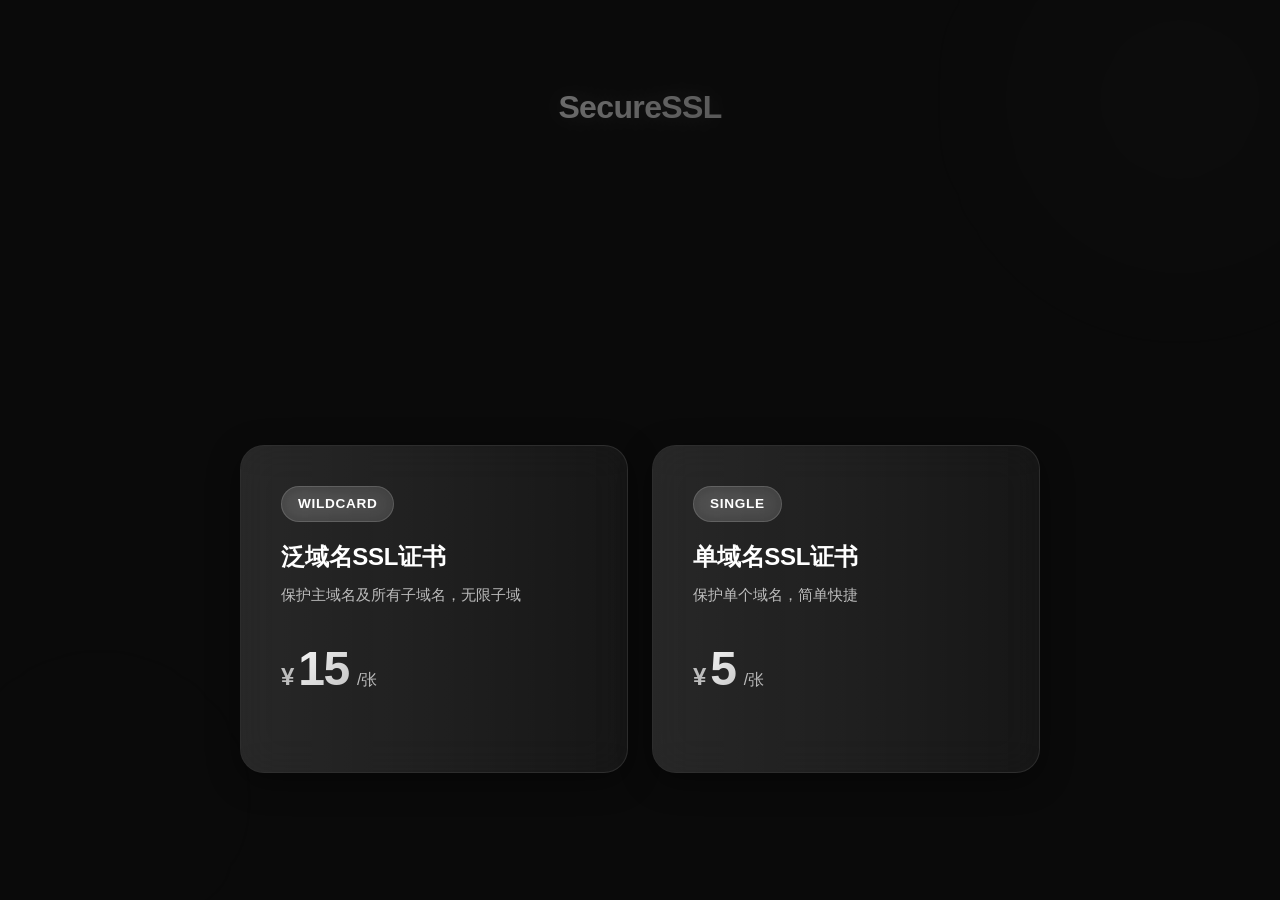
<file: index.html>
<!DOCTYPE html>
<html lang="zh-CN">
<head>
  <meta charset="UTF-8">
  <meta name="viewport" content="width=device-width, initial-scale=1.0">
  <meta name="description" content="专业的SSL证书申请平台，提供泛域名和单域名SSL证书申请服务">
  <title>SecureSSL - 专业SSL证书申请平台</title>
  
  <link rel="stylesheet" href="css/index.css">
</head>
<body>
  <div class="container">
    
    <header class="header">
      <div class="logo">
        <span class="logo-text">SecureSSL</span>
      </div>
    </header>

    <main class="main-content">
      
      <section class="search-section">
        <div class="search-box glass">
          <input 
            type="text" 
            class="search-input" 
            id="domainInput"
            placeholder="输入您的域名..."
            aria-label="域名搜索"
          >
          <button class="search-btn" id="searchBtn">
            <svg class="search-icon" viewBox="0 0 24 24" fill="none" stroke="currentColor" stroke-width="2" stroke-linecap="round" stroke-linejoin="round">
              <circle cx="11" cy="11" r="8"></circle>
              <path d="m21 21-4.35-4.35"></path>
            </svg>
          </button>
        </div>
      </section>

      <section class="pricing-section">
        
        <article class="price-card glass liquid-shine">
          <div class="card-badge">Wildcard</div>
          <h3 class="card-title">泛域名SSL证书</h3>
          <p class="card-description">保护主域名及所有子域名，无限子域</p>
          <div class="card-price">
            <span class="price-symbol">¥</span>
            <span class="price-value">15</span>
            <span class="price-unit">/张</span>
          </div>
        </article>

        <article class="price-card glass liquid-shine">
          <div class="card-badge">Single</div>
          <h3 class="card-title">单域名SSL证书</h3>
          <p class="card-description">保护单个域名，简单快捷</p>
          <div class="card-price">
            <span class="price-symbol">¥</span>
            <span class="price-value">5</span>
            <span class="price-unit">/张</span>
          </div>
        </article>

      </section>
    </main>

    <div class="bg-decoration">
      <div class="glow glow-1"></div>
      <div class="glow glow-2"></div>
      <div class="glow glow-3"></div>
    </div>

  </div>

  <script src="https://cdnjs.cloudflare.com/ajax/libs/gsap/3.12.5/gsap.min.js"></script>
  <script src="js/main.js"></script>
</body>
</html>
</file>
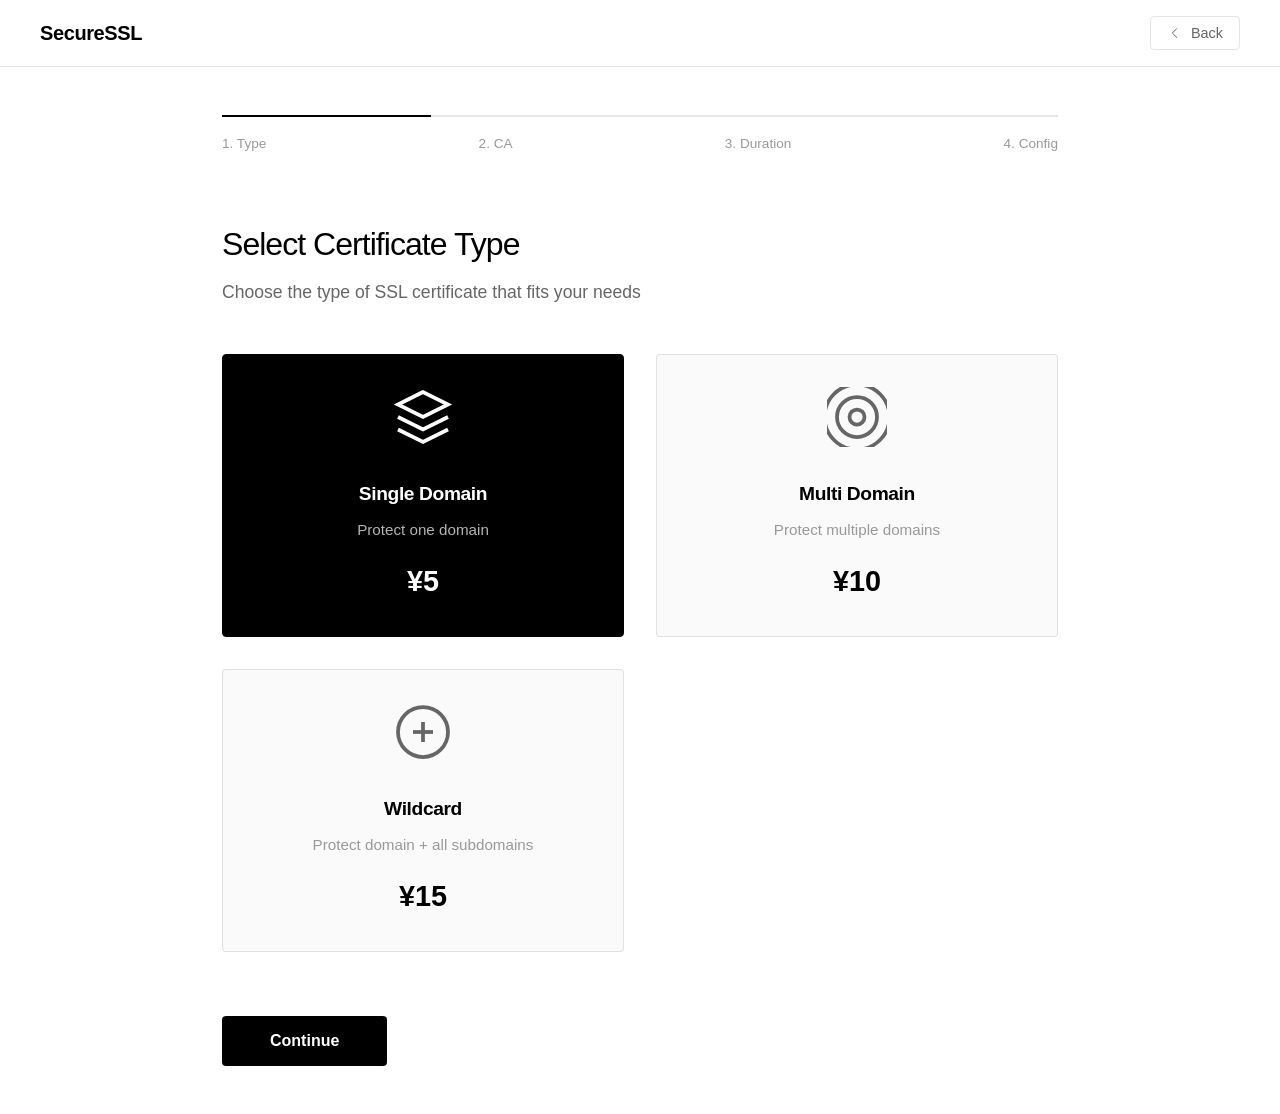
<file: apply.html>
<!DOCTYPE html>
<html lang="zh-CN">
<head>
  <meta charset="UTF-8">
  <meta name="viewport" content="width=device-width, initial-scale=1.0">
  <title>SSL Certificate Application - SecureSSL</title>
  
  <link rel="stylesheet" href="css/apply.css">
</head>
<body>
  <div class="apply-container">
    
    <header class="apply-header">
      <div class="header-content">
        <div class="logo" onclick="goBack()">
          <span class="logo-text">SecureSSL</span>
        </div>
        <button class="back-btn" onclick="goBack()">
          <svg viewBox="0 0 24 24" fill="none" stroke="currentColor" stroke-width="1.5">
            <path d="M15 19l-7-7 7-7"/>
          </svg>
          Back
        </button>
      </div>
    </header>

    <main class="apply-main">
      
      <div class="progress-bar">
        <div class="progress-track">
          <div class="progress-fill" id="progressFill"></div>
        </div>
        <div class="progress-labels">
          <span>1. Type</span>
          <span>2. CA</span>
          <span>3. Duration</span>
          <span>4. Config</span>
        </div>
      </div>

      <section class="step-section active" id="step1">
        <h1 class="section-heading">Select Certificate Type</h1>
        <p class="section-subtitle">Choose the type of SSL certificate that fits your needs</p>
        
        <div class="card-grid">
          <label class="card-option">
            <input type="radio" name="certType" value="single" checked>
            <div class="card">
              <div class="card-icon">
                <svg viewBox="0 0 24 24" fill="none" stroke="currentColor" stroke-width="1.5">
                  <path d="M12 2L2 7l10 5 10-5-10-5z"/>
                  <path d="M2 17l10 5 10-5"/>
                  <path d="M2 12l10 5 10-5"/>
                </svg>
              </div>
              <div class="card-content">
                <h3>Single Domain</h3>
                <p>Protect one domain</p>
                <span class="card-price">¥5</span>
              </div>
            </div>
          </label>

          <label class="card-option">
            <input type="radio" name="certType" value="multi">
            <div class="card">
              <div class="card-icon">
                <svg viewBox="0 0 24 24" fill="none" stroke="currentColor" stroke-width="1.5">
                  <circle cx="12" cy="12" r="3"/>
                  <circle cx="12" cy="12" r="8"/>
                  <circle cx="12" cy="12" r="13"/>
                </svg>
              </div>
              <div class="card-content">
                <h3>Multi Domain</h3>
                <p>Protect multiple domains</p>
                <span class="card-price">¥10</span>
              </div>
            </div>
          </label>

          <label class="card-option">
            <input type="radio" name="certType" value="wildcard">
            <div class="card">
              <div class="card-icon">
                <svg viewBox="0 0 24 24" fill="none" stroke="currentColor" stroke-width="1.5">
                  <circle cx="12" cy="12" r="10"/>
                  <path d="M8 12h8"/>
                  <path d="M12 8v8"/>
                </svg>
              </div>
              <div class="card-content">
                <h3>Wildcard</h3>
                <p>Protect domain + all subdomains</p>
                <span class="card-price">¥15</span>
              </div>
            </div>
          </label>
        </div>

        <button class="btn-primary" id="btnStep1">Continue</button>
      </section>

      <section class="step-section" id="step2">
        <h1 class="section-heading">Select Certificate Authority</h1>
        <p class="section-subtitle">Choose your preferred CA provider</p>
        
        <div class="card-grid">
          <label class="card-option">
            <input type="radio" name="ca" value="google" checked>
            <div class="card">
              <div class="card-icon google">
                <svg viewBox="0 0 24 24" fill="currentColor">
                  <path d="M22.56 12.25c0-.78-.07-1.53-.2-2.25H12v4.26h5.92c-.26 1.37-1.04 2.53-2.21 3.31v2.77h3.57c2.08-1.92 3.28-4.74 3.28-8.09z"/>
                  <path d="M12 23c2.97 0 5.46-.98 7.28-2.66l-3.57-2.77c-.98.66-2.23 1.06-3.71 1.06-2.86 0-5.29-1.93-6.16-4.53H2.18v2.84C3.99 20.53 7.7 23 12 23z"/>
                  <path d="M5.84 14.09c-.22-.66-.35-1.36-.35-2.09s.13-1.43.35-2.09V7.07H2.18C1.43 8.55 1 10.22 1 12s.43 3.45 1.18 4.93l2.85-2.22.81-.62z"/>
                  <path d="M12 5.38c1.62 0 3.06.56 4.21 1.64l3.15-3.15C17.45 2.09 14.97 1 12 1 7.7 1 3.99 3.47 2.18 7.07l3.66 2.84c.87-2.6 3.3-4.53 6.16-4.53z"/>
                </svg>
              </div>
              <div class="card-content">
                <h3>Google Trust</h3>
                <p>Trusted by millions</p>
              </div>
            </div>
          </label>

          <label class="card-option">
            <input type="radio" name="ca" value="zerossl">
            <div class="card">
              <div class="card-icon zerossl">
                <svg viewBox="0 0 24 24" fill="none" stroke="currentColor" stroke-width="1.5">
                  <circle cx="12" cy="12" r="10"/>
                  <path d="M8 15s1.5-2 4-2 4 2 4 2"/>
                  <path d="M9 9h.01"/>
                  <path d="M15 9h.01"/>
                </svg>
              </div>
              <div class="card-content">
                <h3>ZeroSSL</h3>
                <p>Simple & reliable</p>
              </div>
            </div>
          </label>
        </div>

        <div class="btn-group">
          <button class="btn-secondary" id="btnBack2">Back</button>
          <button class="btn-primary" id="btnStep2">Continue</button>
        </div>
      </section>

      <section class="step-section" id="step3">
        <h1 class="section-heading">Select Duration</h1>
        <p class="section-subtitle">Choose certificate validity period</p>
        
        <div class="card-grid">
          <label class="card-option">
            <input type="radio" name="duration" value="90" checked>
            <div class="card">
              <div class="card-content">
                <span class="duration-number">90</span>
                <h3>Days</h3>
                <p>Standard validity</p>
                <span class="duration-multiplier">1x Price</span>
              </div>
            </div>
          </label>

          <label class="card-option">
            <input type="radio" name="duration" value="180">
            <div class="card">
              <div class="card-content">
                <span class="duration-number">180</span>
                <h3>Days</h3>
                <p>6 months</p>
                <span class="duration-multiplier">1.5x Price</span>
              </div>
            </div>
          </label>

          <label class="card-option">
            <input type="radio" name="duration" value="365">
            <div class="card">
              <div class="card-content">
                <span class="duration-number">365</span>
                <h3>Days</h3>
                <p>1 year</p>
                <span class="duration-multiplier">2x Price</span>
              </div>
            </div>
          </label>
        </div>

        <div class="btn-group">
          <button class="btn-secondary" id="btnBack3">Back</button>
          <button class="btn-primary" id="btnStep3">Continue</button>
        </div>
      </section>

      <section class="step-section" id="step4">
        <h1 class="section-heading">Advanced Configuration</h1>
        <p class="section-subtitle">Configure additional options</p>
        
        <div class="form-section">
          <h2 class="form-heading">CSR Generation</h2>
          <div class="radio-group">
            <label class="radio-option">
              <input type="radio" name="csrType" value="auto" checked>
              <span class="radio-dot"></span>
              <span class="radio-text">Auto-generate CSR</span>
            </label>
            <label class="radio-option">
              <input type="radio" name="csrType" value="manual">
              <span class="radio-dot"></span>
              <span class="radio-text">Provide your own CSR</span>
            </label>
          </div>
        </div>

        <div class="form-section" id="autoCsrForm">
          <h2 class="form-heading">Organization Information</h2>
          <div class="input-grid">
            <div class="input-field">
              <label>Country (C)</label>
              <input type="text" id="country" placeholder="CN" value="CN">
            </div>
            <div class="input-field">
              <label>State (ST)</label>
              <input type="text" id="state" placeholder="Beijing">
            </div>
            <div class="input-field">
              <label>City (L)</label>
              <input type="text" id="city" placeholder="Beijing">
            </div>
            <div class="input-field">
              <label>Organization (O)</label>
              <input type="text" id="organization" placeholder="Your Company">
            </div>
            <div class="input-field">
              <label>Organizational Unit (OU)</label>
              <input type="text" id="orgUnit" placeholder="IT Department">
            </div>
            <div class="input-field">
              <label>Email</label>
              <input type="email" id="email" placeholder="admin@example.com">
            </div>
          </div>
        </div>

        <div class="form-section hidden" id="manualCsrForm">
          <h2 class="form-heading">CSR Content</h2>
          <textarea id="csrContent" placeholder="-----BEGIN CERTIFICATE REQUEST-----&#10;...&#10;-----END CERTIFICATE REQUEST-----"></textarea>
        </div>

        <div class="form-section">
          <h2 class="form-heading">Additional Options</h2>
          <div class="checkbox-grid">
            <label class="checkbox-option">
              <input type="checkbox" id="ecc" checked>
              <span class="checkbox-box"></span>
              <span class="checkbox-text">ECC Algorithm (ECDSA)</span>
              <span class="checkbox-price">+¥2</span>
            </label>
            <label class="checkbox-option">
              <input type="checkbox" id="wwwSubdomain">
              <span class="checkbox-box"></span>
              <span class="checkbox-text">Include www subdomain</span>
              <span class="checkbox-price">+¥1</span>
            </label>
            <label class="checkbox-option">
              <input type="checkbox" id="autoRenew">
              <span class="checkbox-box"></span>
              <span class="checkbox-text">Auto-renewal</span>
              <span class="checkbox-price">+¥3/year</span>
            </label>
            <label class="checkbox-option">
              <input type="checkbox" id="ocsp">
              <span class="checkbox-box"></span>
              <span class="checkbox-text">OCSP Stapling</span>
              <span class="checkbox-price">+¥1</span>
            </label>
          </div>
        </div>

        <div class="summary-card">
          <h2 class="form-heading">Order Summary</h2>
          <div class="summary-row">
            <span>Certificate Type</span>
            <span id="sumType">Single Domain</span>
          </div>
          <div class="summary-row">
            <span>CA Provider</span>
            <span id="sumCA">Google Trust</span>
          </div>
          <div class="summary-row">
            <span>Duration</span>
            <span id="sumDuration">90 Days</span>
          </div>
          <div class="summary-row total">
            <span>Total</span>
            <span id="sumTotal">¥5</span>
          </div>
        </div>

        <div class="btn-group">
          <button class="btn-secondary" id="btnBack4">Back</button>
          <button class="btn-primary" id="btnSubmit">Submit Application</button>
        </div>
      </section>
    </main>
  </div>

  <script src="js/apply.js"></script>
</body>
</html>
</file>
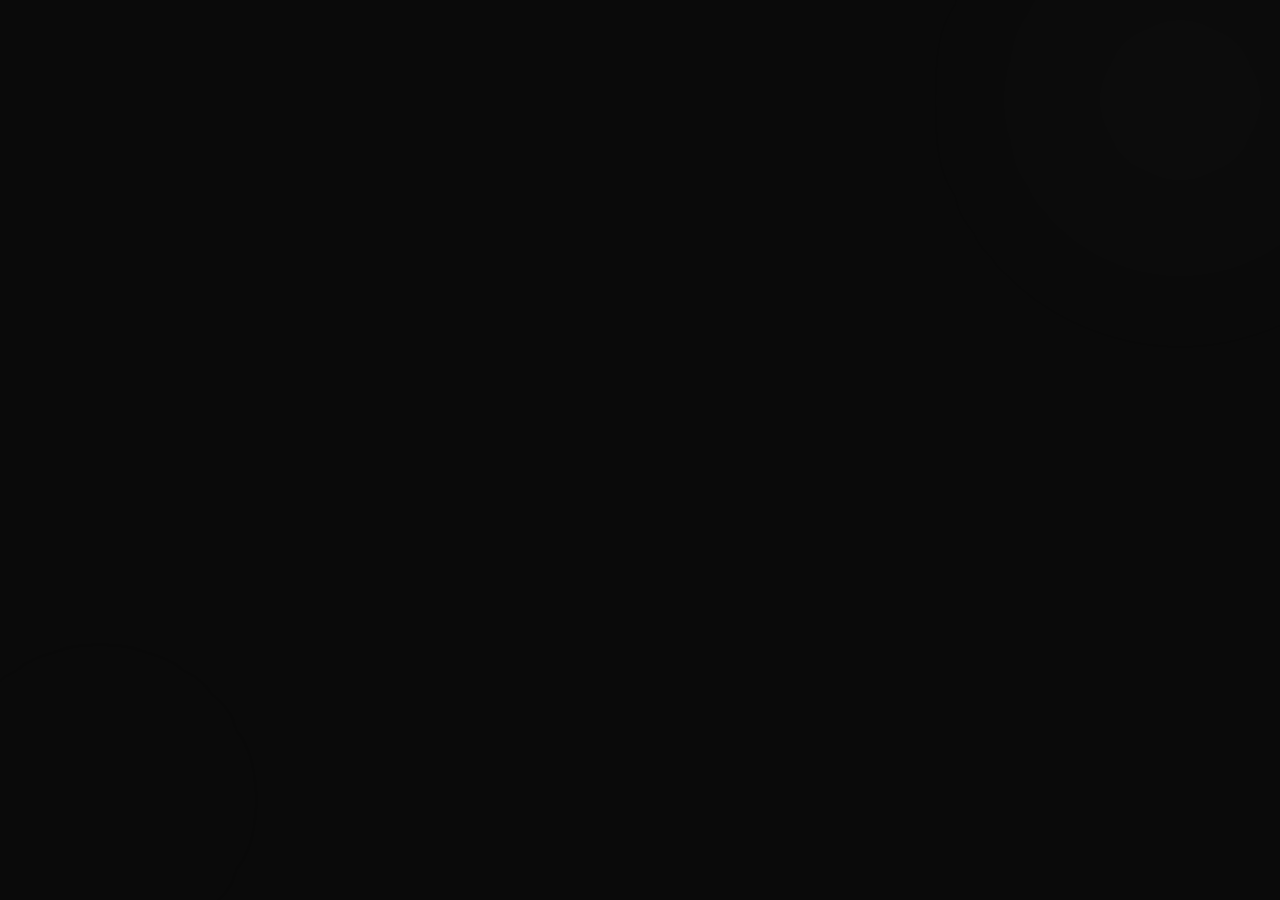
<file: success.html>
<!DOCTYPE html>
<html lang="zh-CN">
<head>
  <meta charset="UTF-8">
  <meta name="viewport" content="width=device-width, initial-scale=1.0">
  <title>申请成功 - SecureSSL</title>
  
  <link rel="stylesheet" href="css/success.css">
</head>
<body>
  <div class="success-container">
    
    <div class="success-content">
      <div class="success-icon">
        <svg viewBox="0 0 100 100" fill="none">
          <circle cx="50" cy="50" r="45" stroke="rgba(255,255,255,0.2)" stroke-width="2"/>
          <path d="M30 50L45 65L70 35" stroke="#ffffff" stroke-width="4" stroke-linecap="round" stroke-linejoin="round"/>
        </svg>
      </div>
      
      <h1 class="success-title">申请提交成功</h1>
      <p class="success-desc">您的SSL证书申请已成功提交，我们将在1-3个工作日内完成审核</p>
      
      <div class="success-info">
        <div class="info-item">
          <span class="info-label">订单编号</span>
          <span class="info-value">SSL-2024-0001</span>
        </div>
        <div class="info-item">
          <span class="info-label">申请时间</span>
          <span class="info-value">2024-01-15 14:30:00</span>
        </div>
      </div>
      
      <div class="success-actions">
        <button class="action-btn primary" onclick="goToHome()">返回首页</button>
        <button class="action-btn secondary" onclick="viewOrder()">查看订单</button>
      </div>
    </div>

    <div class="bg-decoration">
      <div class="glow glow-1"></div>
      <div class="glow glow-2"></div>
      <div class="glow glow-3"></div>
    </div>
  </div>

  <script src="https://cdnjs.cloudflare.com/ajax/libs/gsap/3.12.5/gsap.min.js"></script>
  <script>
    function initGSAPAnimations() {
      const successContent = document.querySelector('.success-content');
      const successIcon = document.querySelector('.success-icon');
      const successTitle = document.querySelector('.success-title');
      const successDesc = document.querySelector('.success-desc');
      const successInfo = document.querySelector('.success-info');
      const successActions = document.querySelector('.success-actions');
      const glowElements = document.querySelectorAll('.glow');

      gsap.set(successContent, { opacity: 0, scale: 0.9 });
      gsap.set(successIcon, { opacity: 0, scale: 0 });
      gsap.set(successTitle, { opacity: 0, y: 20 });
      gsap.set(successDesc, { opacity: 0, y: 20 });
      gsap.set(successInfo, { opacity: 0, y: 20 });
      gsap.set(successActions, { opacity: 0, y: 20 });
      gsap.set(glowElements, { scale: 0, opacity: 0 });

      const tl = gsap.timeline({ defaults: { ease: 'power3.out' } });

      tl.to(glowElements, {
        scale: 1,
        opacity: 0.3,
        duration: 2,
        stagger: 0.3
      })
      .to(successIcon, {
        opacity: 1,
        scale: 1,
        duration: 0.8,
        ease: 'back.out(1.7)'
      }, '-=1.5')
      .to(successTitle, {
        opacity: 1,
        y: 0,
        duration: 0.6
      }, '-=0.4')
      .to(successDesc, {
        opacity: 1,
        y: 0,
        duration: 0.6
      }, '-=0.2')
      .to(successInfo, {
        opacity: 1,
        y: 0,
        duration: 0.6
      }, '-=0.2')
      .to(successActions, {
        opacity: 1,
        y: 0,
        duration: 0.6
      }, '-=0.2');

      gsap.to(successIcon, {
        scale: 1.05,
        duration: 1,
        repeat: -1,
        yoyo: true,
        ease: 'sine.inOut'
      });
    }

    function goToHome() {
      window.location.href = 'index.html';
    }

    function viewOrder() {
      alert('订单详情功能即将上线');
    }

    document.addEventListener('DOMContentLoaded', initGSAPAnimations);
  </script>
</body>
</html>
</file>
<file: css/index.css>
:root {
  --bg-primary: #0a0a0a;
  --bg-secondary: #111111;
  --text-primary: #ffffff;
  --text-secondary: rgba(255, 255, 255, 0.7);
  --glass-bg: rgba(255, 255, 255, 0.05);
  --glass-bg-hover: rgba(255, 255, 255, 0.1);
  --glass-border: rgba(255, 255, 255, 0.1);
  --glass-border-hover: rgba(255, 255, 255, 0.2);
  
  --radius-sm: 12px;
  --radius-md: 20px;
  --radius-lg: 24px;
  --radius-xl: 30px;
  
  --space-xs: 8px;
  --space-sm: 16px;
  --space-md: 24px;
  --space-lg: 40px;
  --space-xl: 60px;
  
  --shadow-glass: 0 8px 32px rgba(0, 0, 0, 0.4);
  --shadow-glow: 0 0 60px rgba(255, 255, 255, 0.05);
  
  --transition-fast: 0.2s ease;
  --transition-normal: 0.3s ease;
  --transition-slow: 0.5s ease;
}

* {
  margin: 0;
  padding: 0;
  box-sizing: border-box;
}

html {
  font-size: 16px;
  -webkit-font-smoothing: antialiased;
  -moz-osx-font-smoothing: grayscale;
}

body {
  font-family: -apple-system, BlinkMacSystemFont, 'Segoe UI', 'PingFang SC', 'Hiragino Sans GB', 'Microsoft YaHei', sans-serif;
  background: var(--bg-primary);
  color: var(--text-primary);
  line-height: 1.6;
  min-height: 100vh;
  overflow-x: hidden;
}

.container {
  max-width: 1200px;
  margin: 0 auto;
  padding: var(--space-lg);
  min-height: 100vh;
  display: flex;
  flex-direction: column;
  position: relative;
}

.header {
  display: flex;
  justify-content: center;
  align-items: center;
  padding: var(--space-xl) 0;
}

.logo {
  display: flex;
  align-items: center;
  gap: var(--space-sm);
  cursor: pointer;
}

.logo-text {
  font-size: 2rem;
  font-weight: 700;
  letter-spacing: -0.02em;
  background: linear-gradient(135deg, #ffffff 0%, rgba(255, 255, 255, 0.8) 100%);
  -webkit-background-clip: text;
  -webkit-text-fill-color: transparent;
  background-clip: text;
  text-shadow: 0 0 30px rgba(255, 255, 255, 0.3);
}

.main-content {
  flex: 1;
  display: flex;
  flex-direction: column;
  align-items: center;
  justify-content: center;
  gap: var(--space-xl);
  position: relative;
  z-index: 1;
}

.search-section {
  width: 100%;
  max-width: 600px;
}

.search-box {
  position: relative;
  display: flex;
  align-items: center;
  padding: var(--space-sm) var(--space-md);
  background: var(--glass-bg);
  backdrop-filter: blur(20px);
  -webkit-backdrop-filter: blur(20px);
  border: 1px solid var(--glass-border);
  border-radius: var(--radius-xl);
  box-shadow: var(--shadow-glass);
  overflow: hidden;
}

.search-box::before {
  content: '';
  position: absolute;
  top: 0;
  left: 0;
  right: 0;
  bottom: 0;
  background: linear-gradient(135deg, rgba(255, 255, 255, 0.1) 0%, transparent 50%);
  opacity: 0;
  transition: opacity var(--transition-normal);
  pointer-events: none;
}

.search-box:hover::before,
.search-box:focus-within::before {
  opacity: 1;
}

.search-box:focus-within {
  border-color: var(--glass-border-hover);
  box-shadow: var(--shadow-glass), 0 0 0 2px rgba(255, 255, 255, 0.1), 0 0 40px rgba(255, 255, 255, 0.05);
}

.search-input {
  flex: 1;
  background: transparent;
  border: none;
  outline: none;
  color: var(--text-primary);
  font-size: 1.1rem;
  padding: var(--space-sm) 0;
  caret-color: var(--text-primary);
}

.search-input::placeholder {
  color: var(--text-secondary);
  opacity: 0.7;
}

.search-btn {
  display: flex;
  align-items: center;
  justify-content: center;
  width: 40px;
  height: 40px;
  background: transparent;
  border: none;
  color: var(--text-secondary);
  cursor: pointer;
  transition: all var(--transition-fast);
  padding: 0;
}

.search-btn:hover {
  color: var(--text-primary);
}

.search-icon {
  width: 20px;
  height: 20px;
}

.pricing-section {
  display: grid;
  grid-template-columns: repeat(2, 1fr);
  gap: var(--space-md);
  width: 100%;
  max-width: 800px;
}

.price-card {
  position: relative;
  padding: var(--space-lg);
  background: var(--glass-bg);
  backdrop-filter: blur(20px);
  -webkit-backdrop-filter: blur(20px);
  border: 1px solid var(--glass-border);
  border-radius: var(--radius-lg);
  box-shadow: var(--shadow-glass);
  cursor: pointer;
  overflow: hidden;
  animation: fadeInUp 0.6s ease-out forwards;
  opacity: 0;
}

.price-card:nth-child(1) {
  animation-delay: 0.5s;
}

.price-card:nth-child(2) {
  animation-delay: 0.7s;
}

@keyframes fadeInUp {
  from {
    opacity: 0;
    transform: translateY(30px);
  }
  to {
    opacity: 1;
    transform: translateY(0);
  }
}

.price-card::before {
  content: '';
  position: absolute;
  top: 0;
  left: -100%;
  width: 200%;
  height: 100%;
  background: linear-gradient(90deg, transparent, rgba(255, 255, 255, 0.08), transparent);
  transition: left 0.6s ease;
  pointer-events: none;
}

.price-card:hover::before {
  left: 100%;
}

.price-card:hover {
  border-color: var(--glass-border-hover);
  box-shadow: var(--shadow-glass), 0 20px 40px rgba(0, 0, 0, 0.3), 0 0 60px rgba(255, 255, 255, 0.05);
}

.card-badge {
  display: inline-block;
  padding: 6px 16px;
  background: rgba(255, 255, 255, 0.1);
  border: 1px solid rgba(255, 255, 255, 0.15);
  border-radius: var(--radius-md);
  font-size: 0.85rem;
  font-weight: 600;
  letter-spacing: 0.05em;
  text-transform: uppercase;
  margin-bottom: var(--space-sm);
  backdrop-filter: blur(10px);
  -webkit-backdrop-filter: blur(10px);
}

.card-title {
  font-size: 1.5rem;
  font-weight: 700;
  margin-bottom: var(--space-xs);
  letter-spacing: -0.01em;
}

.card-description {
  font-size: 0.95rem;
  color: var(--text-secondary);
  margin-bottom: var(--space-md);
  line-height: 1.5;
}

.card-price {
  display: flex;
  align-items: baseline;
  gap: 4px;
  margin-bottom: var(--space-md);
}

.price-symbol {
  font-size: 1.5rem;
  font-weight: 600;
  color: var(--text-secondary);
}

.price-value {
  font-size: 3rem;
  font-weight: 800;
  letter-spacing: -0.03em;
  background: linear-gradient(135deg, #ffffff 0%, rgba(255, 255, 255, 0.7) 100%);
  -webkit-background-clip: text;
  -webkit-text-fill-color: transparent;
  background-clip: text;
}

.price-unit {
  font-size: 1rem;
  color: var(--text-secondary);
  margin-left: 4px;
}

.card-button {
  width: 100%;
  padding: var(--space-sm) var(--space-md);
  background: rgba(255, 255, 255, 0.1);
  border: 1px solid rgba(255, 255, 255, 0.15);
  border-radius: var(--radius-md);
  color: var(--text-primary);
  font-size: 1rem;
  font-weight: 600;
  cursor: pointer;
  backdrop-filter: blur(10px);
  -webkit-backdrop-filter: blur(10px);
}

.card-button:hover {
  background: rgba(255, 255, 255, 0.15);
  border-color: rgba(255, 255, 255, 0.2);
}

.bg-decoration {
  position: fixed;
  top: 0;
  left: 0;
  width: 100%;
  height: 100%;
  pointer-events: none;
  z-index: 0;
  overflow: hidden;
}

.glow {
  position: absolute;
  border-radius: 50%;
  filter: blur(100px);
  opacity: 0.3;
}

.glow-1 {
  width: 600px;
  height: 600px;
  background: radial-gradient(circle, rgba(255, 255, 255, 0.08) 0%, transparent 70%);
  top: -200px;
  right: -200px;
}

.glow-2 {
  width: 500px;
  height: 500px;
  background: radial-gradient(circle, rgba(255, 255, 255, 0.05) 0%, transparent 70%);
  bottom: -150px;
  left: -150px;
}

.glow-3 {
  width: 400px;
  height: 400px;
  background: radial-gradient(circle, rgba(255, 255, 255, 0.03) 0%, transparent 70%);
  top: 50%;
  left: 50%;
}

.notification {
  position: fixed;
  top: 20px;
  right: 20px;
  padding: 16px 24px;
  background: rgba(255, 255, 255, 0.1);
  backdrop-filter: blur(20px);
  -webkit-backdrop-filter: blur(20px);
  border: 1px solid rgba(255, 255, 255, 0.15);
  border-radius: 12px;
  color: #ffffff;
  font-size: 14px;
  z-index: 1000;
  box-shadow: 0 8px 32px rgba(0, 0, 0, 0.3);
  max-width: 300px;
}

.notification-info {
  border-left: 3px solid rgba(100, 181, 246, 1);
}

.notification-success {
  border-left: 3px solid rgba(129, 199, 132, 1);
}

.notification-warning {
  border-left: 3px solid rgba(255, 213, 79, 1);
}

.notification-error {
  border-left: 3px solid rgba(239, 83, 80, 1);
}

@media (max-width: 768px) {
  .container {
    padding: var(--space-md);
  }
  
  .header {
    padding: var(--space-lg) 0;
  }
  
  .logo-text {
    font-size: 1.5rem;
  }
  
  .main-content {
    gap: var(--space-lg);
  }
  
  .pricing-section {
    grid-template-columns: 1fr;
    gap: var(--space-md);
  }
  
  .price-card {
    padding: var(--space-md);
  }
  
  .price-value {
    font-size: 2.5rem;
  }
  
  .card-title {
    font-size: 1.25rem;
  }
  
  .search-input {
    font-size: 1rem;
  }
}

@media (max-width: 480px) {
  .logo-text {
    font-size: 1.3rem;
  }
  
  .price-value {
    font-size: 2rem;
  }
  
  .card-button {
    padding: var(--space-xs) var(--space-sm);
    font-size: 0.95rem;
  }
}
</file>
<file: css/apply.css>
:root {
  --color-primary: #000000;
  --color-secondary: #ffffff;
  --color-accent: #007bff;
  --color-accent-hover: #0056b3;
  --color-border: rgba(0, 0, 0, 0.1);
  --color-border-hover: rgba(0, 0, 0, 0.2);
  --color-text-primary: #000000;
  --color-text-secondary: #666666;
  --color-text-muted: #999999;
  --color-card-bg: #fafafa;
  --color-card-hover: #f5f5f5;
  
  --spacing-xs: 0.5rem;
  --spacing-sm: 1rem;
  --spacing-md: 2rem;
  --spacing-lg: 3rem;
  --spacing-xl: 4rem;
  
  --font-sans: 'Helvetica Neue', Helvetica, Arial, sans-serif;
  
  --transition-fast: 0.2s ease;
  --transition-normal: 0.3s ease;
  --transition-slow: 0.5s ease;
}

* {
  margin: 0;
  padding: 0;
  box-sizing: border-box;
}

html {
  scroll-behavior: smooth;
}

body {
  font-family: var(--font-sans);
  background-color: var(--color-secondary);
  color: var(--color-text-primary);
  line-height: 1.6;
  min-height: 100vh;
}

.apply-container {
  min-height: 100vh;
  display: flex;
  flex-direction: column;
}

.apply-header {
  padding: var(--spacing-sm) var(--spacing-md);
  border-bottom: 1px solid var(--color-border);
  background-color: var(--color-secondary);
  position: sticky;
  top: 0;
  z-index: 100;
}

.header-content {
  max-width: 1200px;
  margin: 0 auto;
  display: flex;
  justify-content: space-between;
  align-items: center;
}

.logo {
  cursor: pointer;
}

.logo-text {
  font-size: 1.25rem;
  font-weight: 700;
  letter-spacing: -0.02em;
}

.back-btn {
  display: flex;
  align-items: center;
  gap: var(--spacing-xs);
  padding: var(--spacing-xs) var(--spacing-sm);
  background: none;
  border: 1px solid var(--color-border);
  border-radius: 4px;
  cursor: pointer;
  font-size: 0.9rem;
  color: var(--color-text-secondary);
  transition: all var(--transition-fast);
}

.back-btn:hover {
  border-color: var(--color-border-hover);
  color: var(--color-text-primary);
}

.back-btn svg {
  width: 16px;
  height: 16px;
}

.apply-main {
  flex: 1;
  max-width: 900px;
  margin: 0 auto;
  padding: var(--spacing-lg) var(--spacing-md);
  width: 100%;
}

.progress-bar {
  margin-bottom: var(--spacing-xl);
}

.progress-track {
  height: 2px;
  background-color: var(--color-border);
  margin-bottom: var(--spacing-sm);
}

.progress-fill {
  height: 100%;
  background-color: var(--color-primary);
  transition: width var(--transition-normal);
  width: 25%;
}

.progress-labels {
  display: flex;
  justify-content: space-between;
  font-size: 0.85rem;
  color: var(--color-text-muted);
}

.progress-labels span {
  transition: color var(--transition-fast);
}

.progress-labels span.active {
  color: var(--color-text-primary);
  font-weight: 600;
}

.step-section {
  display: none;
  animation: fadeIn 0.4s ease-out;
}

.step-section.active {
  display: block;
}

@keyframes fadeIn {
  from {
    opacity: 0;
    transform: translateY(20px);
  }
  to {
    opacity: 1;
    transform: translateY(0);
  }
}

.section-heading {
  font-size: 2rem;
  font-weight: 300;
  letter-spacing: -0.03em;
  margin-bottom: var(--spacing-xs);
}

.section-subtitle {
  color: var(--color-text-secondary);
  font-size: 1.1rem;
  margin-bottom: var(--spacing-lg);
}

.card-grid {
  display: grid;
  grid-template-columns: repeat(auto-fit, minmax(280px, 1fr));
  gap: var(--spacing-md);
  margin-bottom: var(--spacing-xl);
}

.card-option {
  cursor: pointer;
}

.card-option input[type="radio"] {
  display: none;
}

.card {
  padding: var(--spacing-md);
  background-color: var(--color-card-bg);
  border: 1px solid var(--color-border);
  border-radius: 4px;
  transition: all var(--transition-normal);
  display: flex;
  flex-direction: column;
  align-items: center;
  text-align: center;
}

.card-option input[type="radio"]:checked + .card {
  background-color: var(--color-primary);
  border-color: var(--color-primary);
  color: var(--color-secondary);
}

.card-option:hover .card {
  border-color: var(--color-border-hover);
}

.card-option input[type="radio"]:checked + .card:hover {
  border-color: var(--color-primary);
}

.card-icon {
  width: 60px;
  height: 60px;
  margin-bottom: var(--spacing-md);
  display: flex;
  align-items: center;
  justify-content: center;
  color: var(--color-text-secondary);
  transition: color var(--transition-fast);
}

.card-option input[type="radio"]:checked + .card .card-icon {
  color: var(--color-secondary);
}

.card-icon svg {
  width: 100%;
  height: 100%;
}

.card-icon.google {
  color: #4285F4;
}

.card-icon.zerossl {
  color: #00D4FF;
}

.card-option input[type="radio"]:checked + .card .card-icon.google,
.card-option input[type="radio"]:checked + .card .card-icon.zerossl {
  color: var(--color-secondary);
}

.card-content h3 {
  font-size: 1.2rem;
  font-weight: 600;
  margin-bottom: var(--spacing-xs);
  letter-spacing: -0.02em;
}

.card-content p {
  font-size: 0.95rem;
  color: var(--color-text-muted);
  margin-bottom: var(--spacing-sm);
}

.card-option input[type="radio"]:checked + .card .card-content p {
  color: rgba(255, 255, 255, 0.7);
}

.card-price {
  font-size: 1.8rem;
  font-weight: 700;
  color: var(--color-primary);
}

.card-option input[type="radio"]:checked + .card .card-price {
  color: var(--color-secondary);
}

.duration-number {
  font-size: 3rem;
  font-weight: 300;
  letter-spacing: -0.05em;
  display: block;
  margin-bottom: var(--spacing-xs);
}

.card-option input[type="radio"]:checked + .card .duration-number {
  color: var(--color-secondary);
}

.duration-multiplier {
  font-size: 0.85rem;
  color: var(--color-text-muted);
  background-color: rgba(0, 0, 0, 0.05);
  padding: 2px 8px;
  border-radius: 10px;
}

.card-option input[type="radio"]:checked + .card .duration-multiplier {
  background-color: rgba(255, 255, 255, 0.15);
  color: rgba(255, 255, 255, 0.8);
}

.form-section {
  margin-bottom: var(--spacing-lg);
}

.form-heading {
  font-size: 1.15rem;
  font-weight: 600;
  margin-bottom: var(--spacing-md);
  letter-spacing: -0.01em;
}

.radio-group {
  display: flex;
  flex-direction: column;
  gap: var(--spacing-sm);
}

.radio-option {
  display: flex;
  align-items: center;
  gap: var(--spacing-sm);
  cursor: pointer;
  padding: var(--spacing-sm);
  border-radius: 4px;
  transition: background-color var(--transition-fast);
}

.radio-option:hover {
  background-color: var(--color-card-bg);
}

.radio-option input[type="radio"] {
  display: none;
}

.radio-dot {
  width: 20px;
  height: 20px;
  border: 2px solid var(--color-border);
  border-radius: 50%;
  position: relative;
  transition: all var(--transition-fast);
}

.radio-option input[type="radio"]:checked + .radio-dot {
  border-color: var(--color-primary);
}

.radio-option input[type="radio"]:checked + .radio-dot::after {
  content: '';
  position: absolute;
  top: 50%;
  left: 50%;
  transform: translate(-50%, -50%);
  width: 10px;
  height: 10px;
  background-color: var(--color-primary);
  border-radius: 50%;
}

.radio-text {
  font-size: 1rem;
}

.input-grid {
  display: grid;
  grid-template-columns: repeat(auto-fit, minmax(200px, 1fr));
  gap: var(--spacing-md);
}

.input-field {
  display: flex;
  flex-direction: column;
}

.input-field label {
  font-size: 0.85rem;
  color: var(--color-text-secondary);
  margin-bottom: var(--spacing-xs);
  text-transform: uppercase;
  letter-spacing: 0.05em;
}

.input-field input {
  padding: var(--spacing-sm);
  border: 1px solid var(--color-border);
  border-radius: 4px;
  font-size: 1rem;
  background-color: var(--color-secondary);
  transition: border-color var(--transition-fast);
}

.input-field input:focus {
  outline: none;
  border-color: var(--color-primary);
}

.input-field input::placeholder {
  color: var(--color-text-muted);
}

textarea {
  width: 100%;
  padding: var(--spacing-sm);
  border: 1px solid var(--color-border);
  border-radius: 4px;
  font-size: 0.9rem;
  font-family: monospace;
  background-color: var(--color-secondary);
  min-height: 150px;
  resize: vertical;
  transition: border-color var(--transition-fast);
}

textarea:focus {
  outline: none;
  border-color: var(--color-primary);
}

textarea::placeholder {
  color: var(--color-text-muted);
}

.checkbox-grid {
  display: grid;
  grid-template-columns: repeat(auto-fit, minmax(250px, 1fr));
  gap: var(--spacing-sm);
}

.checkbox-option {
  display: flex;
  align-items: center;
  gap: var(--spacing-sm);
  cursor: pointer;
  padding: var(--spacing-sm);
  border-radius: 4px;
  transition: background-color var(--transition-fast);
}

.checkbox-option:hover {
  background-color: var(--color-card-bg);
}

.checkbox-option input[type="checkbox"] {
  display: none;
}

.checkbox-box {
  width: 20px;
  height: 20px;
  border: 2px solid var(--color-border);
  border-radius: 3px;
  position: relative;
  transition: all var(--transition-fast);
}

.checkbox-option input[type="checkbox"]:checked + .checkbox-box {
  background-color: var(--color-primary);
  border-color: var(--color-primary);
}

.checkbox-option input[type="checkbox"]:checked + .checkbox-box::after {
  content: '';
  position: absolute;
  top: 3px;
  left: 6px;
  width: 5px;
  height: 10px;
  border: solid white;
  border-width: 0 2px 2px 0;
  transform: rotate(45deg);
}

.checkbox-text {
  flex: 1;
  font-size: 0.95rem;
}

.checkbox-price {
  font-size: 0.85rem;
  color: var(--color-accent);
  font-weight: 600;
}

.summary-card {
  background-color: var(--color-card-bg);
  border: 1px solid var(--color-border);
  border-radius: 4px;
  padding: var(--spacing-md);
  margin-bottom: var(--spacing-lg);
}

.summary-row {
  display: flex;
  justify-content: space-between;
  padding: var(--spacing-sm) 0;
  border-bottom: 1px solid var(--color-border);
}

.summary-row:last-child {
  border-bottom: none;
}

.summary-row span:first-child {
  color: var(--color-text-secondary);
}

.summary-row.total span:first-child {
  font-weight: 600;
  color: var(--color-text-primary);
}

.summary-row.total span:last-child {
  font-size: 1.5rem;
  font-weight: 700;
  color: var(--color-primary);
}

.btn-group {
  display: flex;
  gap: var(--spacing-sm);
  justify-content: flex-end;
}

.btn-primary,
.btn-secondary {
  padding: var(--spacing-sm) var(--spacing-lg);
  border-radius: 4px;
  font-size: 1rem;
  font-weight: 600;
  cursor: pointer;
  transition: all var(--transition-fast);
  border: none;
}

.btn-primary {
  background-color: var(--color-primary);
  color: var(--color-secondary);
}

.btn-primary:hover {
  background-color: #1a1a1a;
}

.btn-secondary {
  background-color: transparent;
  color: var(--color-text-secondary);
  border: 1px solid var(--color-border);
}

.btn-secondary:hover {
  border-color: var(--color-border-hover);
  color: var(--color-text-primary);
}

.hidden {
  display: none;
}

@media (max-width: 768px) {
  .section-heading {
    font-size: 1.5rem;
  }
  
  .section-subtitle {
    font-size: 1rem;
  }
  
  .card-grid {
    grid-template-columns: 1fr;
  }
  
  .input-grid {
    grid-template-columns: 1fr;
  }
  
  .checkbox-grid {
    grid-template-columns: 1fr;
  }
  
  .btn-group {
    flex-direction: column;
  }
  
  .btn-primary,
  .btn-secondary {
    width: 100%;
    padding: var(--spacing-sm) var(--spacing-md);
  }
  
  .progress-labels span {
    font-size: 0.75rem;
  }
}
</file>
<file: css/success.css>
:root {
  --bg-primary: #0a0a0a;
  --bg-secondary: #111111;
  --text-primary: #ffffff;
  --text-secondary: rgba(255, 255, 255, 0.7);
  --glass-bg: rgba(255, 255, 255, 0.05);
  --glass-bg-hover: rgba(255, 255, 255, 0.1);
  --glass-border: rgba(255, 255, 255, 0.1);
  --glass-border-hover: rgba(255, 255, 255, 0.2);
  
  --radius-sm: 12px;
  --radius-md: 20px;
  --radius-lg: 24px;
  --radius-xl: 30px;
  
  --space-xs: 8px;
  --space-sm: 16px;
  --space-md: 24px;
  --space-lg: 40px;
  --space-xl: 60px;
  
  --shadow-glass: 0 8px 32px rgba(0, 0, 0, 0.4);
  --shadow-glow: 0 0 60px rgba(255, 255, 255, 0.05);
  
  --transition-fast: 0.2s ease;
  --transition-normal: 0.3s ease;
  --transition-slow: 0.5s ease;
}

* {
  margin: 0;
  padding: 0;
  box-sizing: border-box;
}

html {
  font-size: 16px;
  -webkit-font-smoothing: antialiased;
  -moz-osx-font-smoothing: grayscale;
}

body {
  font-family: -apple-system, BlinkMacSystemFont, 'Segoe UI', 'PingFang SC', 'Hiragino Sans GB', 'Microsoft YaHei', sans-serif;
  background: var(--bg-primary);
  color: var(--text-primary);
  line-height: 1.6;
  min-height: 100vh;
  overflow-x: hidden;
}

.success-container {
  min-height: 100vh;
  display: flex;
  align-items: center;
  justify-content: center;
  padding: var(--space-lg);
  position: relative;
}

.success-content {
  text-align: center;
  max-width: 500px;
  width: 100%;
  padding: var(--space-xl);
  background: var(--glass-bg);
  backdrop-filter: blur(20px);
  -webkit-backdrop-filter: blur(20px);
  border: 1px solid var(--glass-border);
  border-radius: var(--radius-xl);
  box-shadow: var(--shadow-glass);
}

.success-icon {
  width: 120px;
  height: 120px;
  margin: 0 auto var(--space-lg);
}

.success-icon svg {
  width: 100%;
  height: 100%;
}

.success-title {
  font-size: 2rem;
  font-weight: 700;
  margin-bottom: var(--space-sm);
  background: linear-gradient(135deg, #ffffff 0%, rgba(255, 255, 255, 0.8) 100%);
  -webkit-background-clip: text;
  -webkit-text-fill-color: transparent;
  background-clip: text;
}

.success-desc {
  font-size: 1.1rem;
  color: var(--text-secondary);
  margin-bottom: var(--space-lg);
  line-height: 1.6;
}

.success-info {
  display: flex;
  justify-content: center;
  gap: var(--space-xl);
  margin-bottom: var(--space-xl);
  padding: var(--space-md);
  background: rgba(255, 255, 255, 0.03);
  border-radius: var(--radius-md);
}

.info-item {
  display: flex;
  flex-direction: column;
  gap: var(--space-xs);
}

.info-label {
  font-size: 0.85rem;
  color: var(--text-secondary);
}

.info-value {
  font-size: 1rem;
  font-weight: 600;
}

.success-actions {
  display: flex;
  gap: var(--space-md);
  justify-content: center;
}

.action-btn {
  padding: var(--space-sm) var(--space-lg);
  border-radius: var(--radius-md);
  font-size: 1rem;
  font-weight: 600;
  cursor: pointer;
  transition: all var(--transition-normal);
  border: none;
}

.action-btn.primary {
  background: linear-gradient(135deg, rgba(255, 255, 255, 0.2) 0%, rgba(255, 255, 255, 0.1) 100%);
  color: #ffffff;
  border: 1px solid rgba(255, 255, 255, 0.2);
}

.action-btn.primary:hover {
  background: linear-gradient(135deg, rgba(255, 255, 255, 0.25) 0%, rgba(255, 255, 255, 0.15) 100%);
  transform: translateY(-2px);
}

.action-btn.secondary {
  background: transparent;
  color: var(--text-secondary);
  border: 1px solid var(--glass-border);
}

.action-btn.secondary:hover {
  background: rgba(255, 255, 255, 0.05);
  border-color: var(--glass-border-hover);
  color: var(--text-primary);
}

.bg-decoration {
  position: fixed;
  top: 0;
  left: 0;
  width: 100%;
  height: 100%;
  pointer-events: none;
  z-index: 0;
  overflow: hidden;
}

.glow {
  position: absolute;
  border-radius: 50%;
  filter: blur(100px);
  opacity: 0.3;
}

.glow-1 {
  width: 600px;
  height: 600px;
  background: radial-gradient(circle, rgba(255, 255, 255, 0.08) 0%, transparent 70%);
  top: -200px;
  right: -200px;
}

.glow-2 {
  width: 500px;
  height: 500px;
  background: radial-gradient(circle, rgba(255, 255, 255, 0.05) 0%, transparent 70%);
  bottom: -150px;
  left: -150px;
}

.glow-3 {
  width: 400px;
  height: 400px;
  background: radial-gradient(circle, rgba(255, 255, 255, 0.03) 0%, transparent 70%);
  top: 50%;
  left: 50%;
}

@media (max-width: 768px) {
  .success-content {
    padding: var(--space-lg);
  }
  
  .success-title {
    font-size: 1.5rem;
  }
  
  .success-icon {
    width: 100px;
    height: 100px;
  }
  
  .success-info {
    flex-direction: column;
    gap: var(--space-md);
  }
  
  .success-actions {
    flex-direction: column;
  }
  
  .action-btn {
    width: 100%;
  }
}

@media (max-width: 480px) {
  .success-title {
    font-size: 1.3rem;
  }
  
  .success-desc {
    font-size: 1rem;
  }
}
</file>
